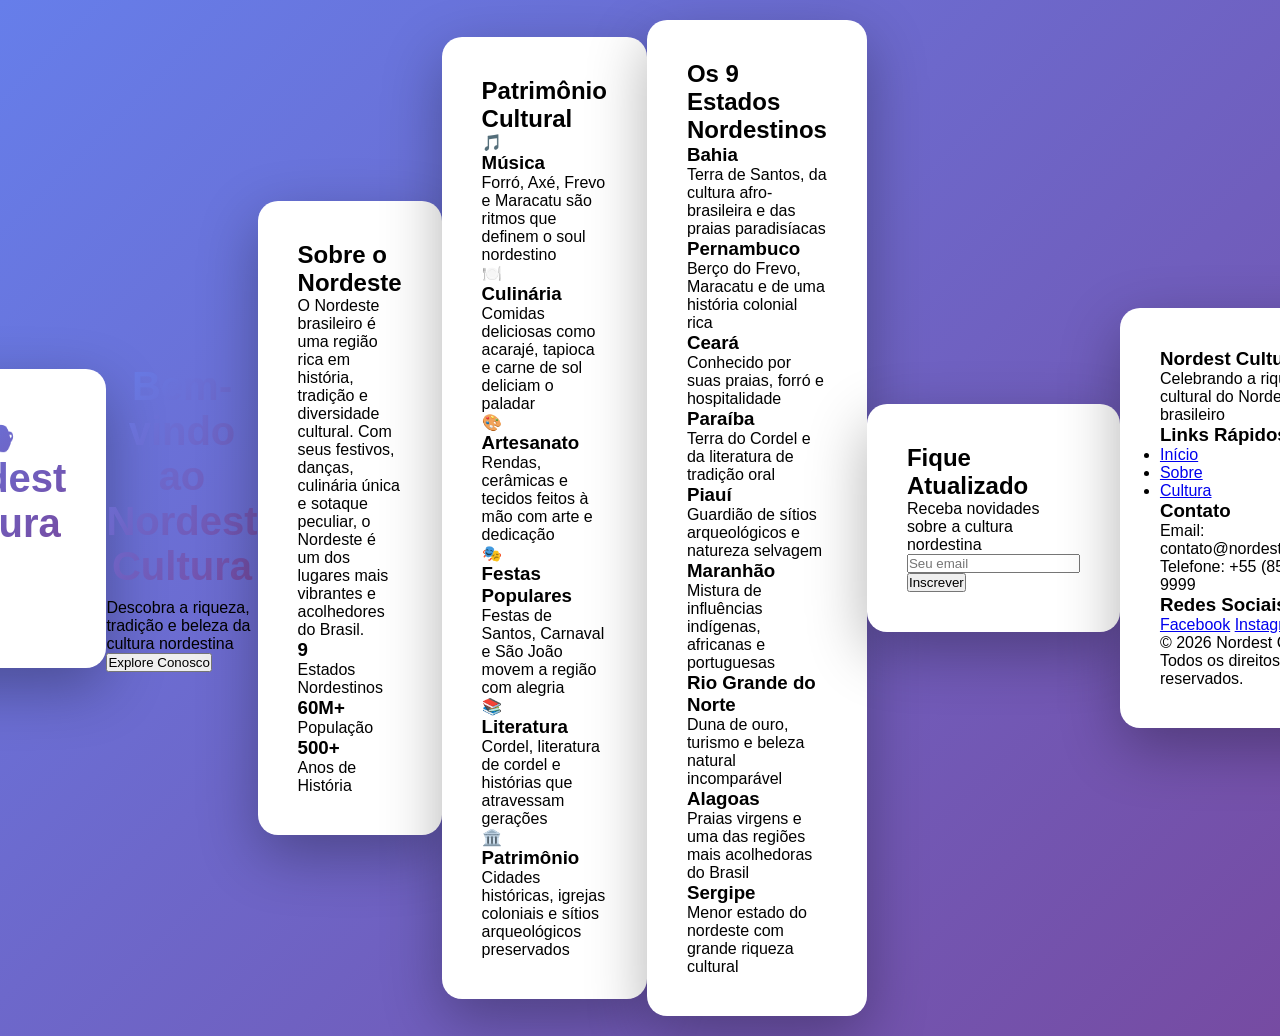
<file: index.html>
<!DOCTYPE html>
<html lang="pt-BR">
<head>
    <meta charset="UTF-8">
    <meta name="viewport" content="width=device-width, initial-scale=1.0">
    <title>Nordest Cultura - Celebrando a Riqueza Cultural do Nordeste</title>
    <link rel="stylesheet" href="styles.css">
</head>
<body>
    <nav class="navbar">
        <div class="container">
            <div class="navbar-brand">
                <h1>🎭 Nordest Cultura</h1>
            </div>
            <ul class="nav-menu">
                <li><a href="#inicio">Início</a></li>
                <li><a href="#sobre">Sobre</a></li>
                <li><a href="#cultura">Cultura</a></li>
                <li><a href="#contato">Contato</a></li>
            </ul>
        </div>
    </nav>

    <header class="hero" id="inicio">
        <div class="hero-content">
            <h1>Bem-vindo ao Nordest Cultura</h1>
            <p>Descobra a riqueza, tradição e beleza da cultura nordestina</p>
            <button class="btn btn-primary">Explore Conosco</button>
        </div>
    </header>

    <section class="sobre" id="sobre">
        <div class="container">
            <h2>Sobre o Nordeste</h2>
            <p>
                O Nordeste brasileiro é uma região rica em história, tradição e diversidade cultural. 
                Com seus festivos, danças, culinária única e sotaque peculiar, o Nordeste é um dos 
                lugares mais vibrantes e acolhedores do Brasil.
            </p>
            <div class="stats">
                <div class="stat-item">
                    <h3>9</h3>
                    <p>Estados Nordestinos</p>
                </div>
                <div class="stat-item">
                    <h3>60M+</h3>
                    <p>População</p>
                </div>
                <div class="stat-item">
                    <h3>500+</h3>
                    <p>Anos de História</p>
                </div>
            </div>
        </div>
    </section>

    <section class="cultura" id="cultura">
        <div class="container">
            <h2>Patrimônio Cultural</h2>
            <div class="cards-grid">
                <div class="card">
                    <div class="card-icon">🎵</div>
                    <h3>Música</h3>
                    <p>Forró, Axé, Frevo e Maracatu são ritmos que definem o soul nordestino</p>
                </div>
                <div class="card">
                    <div class="card-icon">🍽️</div>
                    <h3>Culinária</h3>
                    <p>Comidas deliciosas como acarajé, tapioca e carne de sol deliciam o paladar</p>
                </div>
                <div class="card">
                    <div class="card-icon">🎨</div>
                    <h3>Artesanato</h3>
                    <p>Rendas, cerâmicas e tecidos feitos à mão com arte e dedicação</p>
                </div>
                <div class="card">
                    <div class="card-icon">🎭</div>
                    <h3>Festas Populares</h3>
                    <p>Festas de Santos, Carnaval e São João movem a região com alegria</p>
                </div>
                <div class="card">
                    <div class="card-icon">📚</div>
                    <h3>Literatura</h3>
                    <p>Cordel, literatura de cordel e histórias que atravessam gerações</p>
                </div>
                <div class="card">
                    <div class="card-icon">🏛️</div>
                    <h3>Patrimônio</h3>
                    <p>Cidades históricas, igrejas coloniais e sítios arqueológicos preservados</p>
                </div>
            </div>
        </div>
    </section>

    <section class="estados">
        <div class="container">
            <h2>Os 9 Estados Nordestinos</h2>
            <div class="estados-grid">
                <div class="estado-card">
                    <h3>Bahia</h3>
                    <p>Terra de Santos, da cultura afro-brasileira e das praias paradisíacas</p>
                </div>
                <div class="estado-card">
                    <h3>Pernambuco</h3>
                    <p>Berço do Frevo, Maracatu e de uma história colonial rica</p>
                </div>
                <div class="estado-card">
                    <h3>Ceará</h3>
                    <p>Conhecido por suas praias, forró e hospitalidade</p>
                </div>
                <div class="estado-card">
                    <h3>Paraíba</h3>
                    <p>Terra do Cordel e da literatura de tradição oral</p>
                </div>
                <div class="estado-card">
                    <h3>Piauí</h3>
                    <p>Guardião de sítios arqueológicos e natureza selvagem</p>
                </div>
                <div class="estado-card">
                    <h3>Maranhão</h3>
                    <p>Mistura de influências indígenas, africanas e portuguesas</p>
                </div>
                <div class="estado-card">
                    <h3>Rio Grande do Norte</h3>
                    <p>Duna de ouro, turismo e beleza natural incomparável</p>
                </div>
                <div class="estado-card">
                    <h3>Alagoas</h3>
                    <p>Praias virgens e uma das regiões mais acolhedoras do Brasil</p>
                </div>
                <div class="estado-card">
                    <h3>Sergipe</h3>
                    <p>Menor estado do nordeste com grande riqueza cultural</p>
                </div>
            </div>
        </div>
    </section>

    <section class="newsletter">
        <div class="container">
            <h2>Fique Atualizado</h2>
            <p>Receba novidades sobre a cultura nordestina</p>
            <form class="newsletter-form">
                <input type="email" placeholder="Seu email" required>
                <button type="submit" class="btn btn-primary">Inscrever</button>
            </form>
        </div>
    </section>

    <footer class="footer" id="contato">
        <div class="container">
            <div class="footer-content">
                <div class="footer-section">
                    <h3>Nordest Cultura</h3>
                    <p>Celebrando a riqueza cultural do Nordeste brasileiro</p>
                </div>
                <div class="footer-section">
                    <h3>Links Rápidos</h3>
                    <ul>
                        <li><a href="#inicio">Início</a></li>
                        <li><a href="#sobre">Sobre</a></li>
                        <li><a href="#cultura">Cultura</a></li>
                    </ul>
                </div>
                <div class="footer-section">
                    <h3>Contato</h3>
                    <p>Email: contato@nordestcultura.com</p>
                    <p>Telefone: +55 (85) 9999-9999</p>
                </div>
                <div class="footer-section">
                    <h3>Redes Sociais</h3>
                    <div class="social-links">
                        <a href="#">Facebook</a>
                        <a href="#">Instagram</a>
                        <a href="#">Twitter</a>
                    </div>
                </div>
            </div>
            <div class="footer-bottom">
                <p>&copy; 2026 Nordest Cultura. Todos os direitos reservados.</p>
            </div>
        </div>
    </footer>
</body>
</html>
</file>
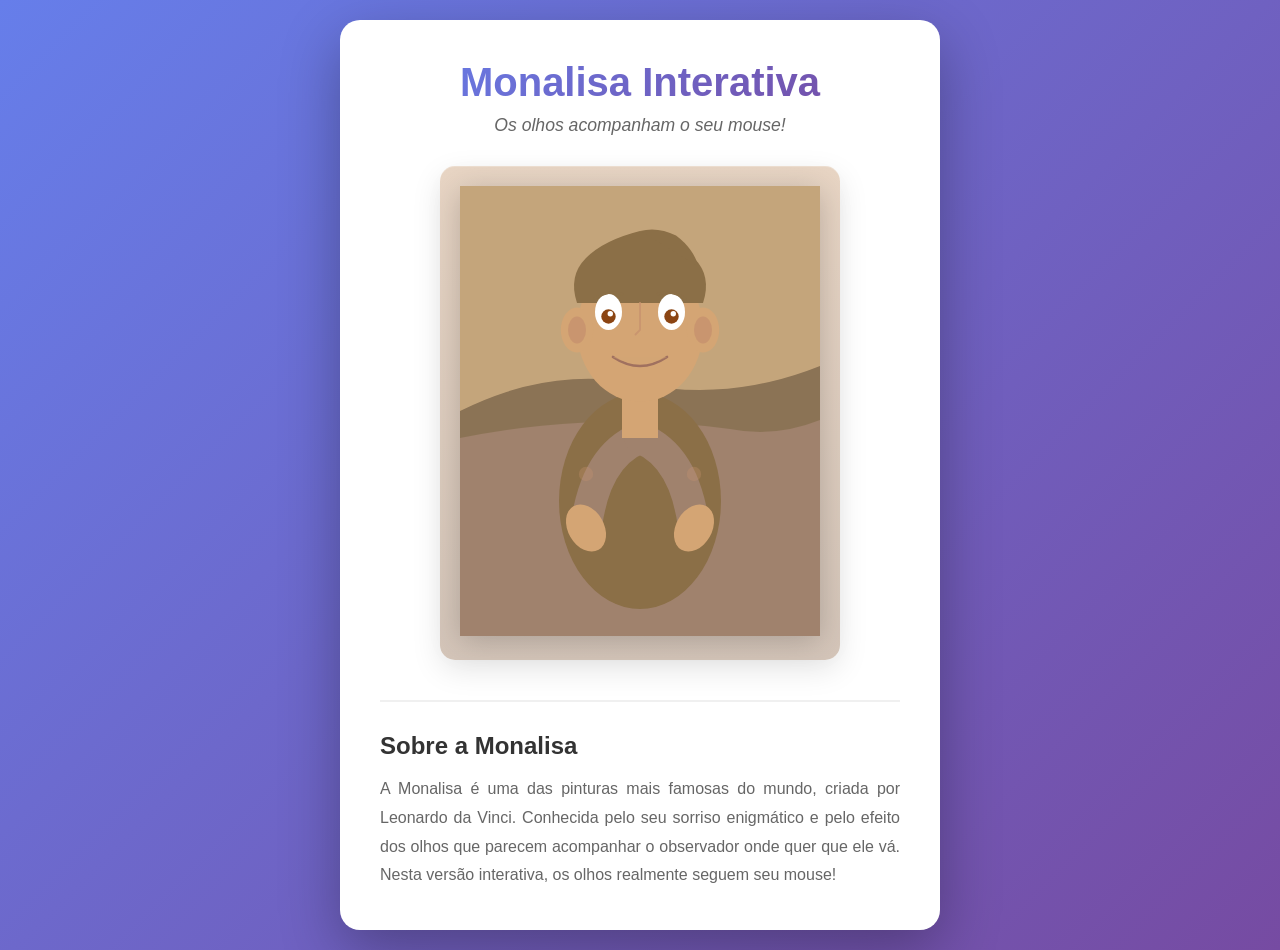
<file: monalisa.html>
<!DOCTYPE html>
<html lang="pt-BR">
<head>
    <meta charset="UTF-8">
    <meta name="viewport" content="width=device-width, initial-scale=1.0">
    <title>Monalisa Interativa</title>
    <link rel="stylesheet" href="styles.css">
</head>
<body>
    <div class="container">
        <h1>Monalisa Interativa</h1>
        <p class="subtitle">Os olhos acompanham o seu mouse!</p>
        
        <div class="canvas-wrapper">
            <svg viewBox="0 0 400 500" class="monalisa-svg">
                <!-- Fundo -->
                <rect width="400" height="500" fill="#C4A57B"/>
                
                <!-- Paisagem ao fundo -->
                <path d="M 0 250 Q 100 200 200 220 Q 300 240 400 200 L 400 500 L 0 500 Z" fill="#8B7355"/>
                <path d="M 0 280 Q 150 250 300 270 Q 350 280 400 260 L 400 500 L 0 500 Z" fill="#A0826D"/>
                
                <!-- Corpo -->
                <ellipse cx="200" cy="350" rx="90" ry="120" fill="#8B6F47"/>
                
                <!-- Braço direito -->
                <path d="M 200 280 Q 150 300 140 380" stroke="#A0826D" stroke-width="35" fill="none" stroke-linecap="round"/>
                
                <!-- Braço esquerdo -->
                <path d="M 200 280 Q 250 300 260 380" stroke="#A0826D" stroke-width="35" fill="none" stroke-linecap="round"/>
                
                <!-- Pescoço -->
                <rect x="180" y="220" width="40" height="60" fill="#D4A574"/>
                
                <!-- Cabeça -->
                <ellipse cx="200" cy="160" rx="70" ry="80" fill="#D4A574"/>
                
                <!-- Cabelo -->
                <path d="M 130 130 Q 120 100 140 80 Q 160 60 200 50 Q 240 60 260 80 Q 280 100 270 130 Z" fill="#8B6F47"/>
                <path d="M 200 50 Q 220 45 240 55 Q 260 70 265 90" fill="#8B6F47"/>
                
                <!-- Orelha -->
                <ellipse cx="130" cy="160" rx="18" ry="25" fill="#D4A574"/>
                <ellipse cx="130" cy="160" rx="10" ry="15" fill="#C9956F"/>
                
                <!-- Orelha direita -->
                <ellipse cx="270" cy="160" rx="18" ry="25" fill="#D4A574"/>
                <ellipse cx="270" cy="160" rx="10" ry="15" fill="#C9956F"/>
                
                <!-- Olho esquerdo (container) -->
                <g class="eye-group left-eye">
                    <ellipse cx="165" cy="140" rx="15" ry="20" fill="#FFFFFF"/>
                    <circle class="pupil" cx="165" cy="145" r="8" fill="#8B4513"/>
                    <circle class="pupil-shine" cx="167" cy="142" r="3" fill="#FFFFFF"/>
                </g>
                
                <!-- Olho direito (container) -->
                <g class="eye-group right-eye">
                    <ellipse cx="235" cy="140" rx="15" ry="20" fill="#FFFFFF"/>
                    <circle class="pupil" cx="235" cy="145" r="8" fill="#8B4513"/>
                    <circle class="pupil-shine" cx="237" cy="142" r="3" fill="#FFFFFF"/>
                </g>
                
                <!-- Sobrancelha esquerda -->
                <path d="M 150 125 Q 165 115 180 120" stroke="#8B6F47" stroke-width="3" fill="none" stroke-linecap="round"/>
                
                <!-- Sobrancelha direita -->
                <path d="M 220 120 Q 235 115 250 125" stroke="#8B6F47" stroke-width="3" fill="none" stroke-linecap="round"/>
                
                <!-- Nariz -->
                <path d="M 200 130 L 200 160 L 195 165" stroke="#C9956F" stroke-width="2" fill="none" stroke-linecap="round"/>
                
                <!-- Boca - O sorriso enigmático -->
                <path d="M 170 190 Q 200 210 230 190" stroke="#A0715F" stroke-width="3" fill="none" stroke-linecap="round"/>
                <path d="M 170 190 Q 200 205 230 190" fill="#D4A574" opacity="0.5"/>
                
                <!-- Mãos -->
                <!-- Mão esquerda -->
                <ellipse cx="140" cy="380" rx="20" ry="28" fill="#D4A574" transform="rotate(-30 140 380)"/>
                
                <!-- Mão direita -->
                <ellipse cx="260" cy="380" rx="20" ry="28" fill="#D4A574" transform="rotate(30 260 380)"/>
                
                <!-- Elementos de destaque -->
                <circle cx="140" cy="320" r="8" fill="#C9956F" opacity="0.3"/>
                <circle cx="260" cy="320" r="8" fill="#C9956F" opacity="0.3"/>
            </svg>
        </div>
        
        <div class="info">
            <h2>Sobre a Monalisa</h2>
            <p>A Monalisa é uma das pinturas mais famosas do mundo, criada por Leonardo da Vinci. 
            Conhecida pelo seu sorriso enigmático e pelo efeito dos olhos que parecem acompanhar o observador 
            onde quer que ele vá. Nesta versão interativa, os olhos realmente seguem seu mouse!</p>
        </div>
    </div>
    
    <script src="script.js"></script>
</body>
</html>
</file>
<file: styles.css>
* {
    margin: 0;
    padding: 0;
    box-sizing: border-box;
}

body {
    font-family: 'Segoe UI', Tahoma, Geneva, Verdana, sans-serif;
    background: linear-gradient(135deg, #667eea 0%, #764ba2 100%);
    min-height: 100vh;
    display: flex;
    justify-content: center;
    align-items: center;
    padding: 20px;
}

.container {
    background: white;
    border-radius: 20px;
    box-shadow: 0 20px 60px rgba(0, 0, 0, 0.3);
    padding: 40px;
    max-width: 600px;
    width: 100%;
    animation: slideIn 0.6s ease-out;
}

@keyframes slideIn {
    from {
        opacity: 0;
        transform: translateY(20px);
    }
    to {
        opacity: 1;
        transform: translateY(0);
    }
}

h1 {
    text-align: center;
    color: #333;
    margin-bottom: 10px;
    font-size: 2.5em;
    background: linear-gradient(135deg, #667eea 0%, #764ba2 100%);
    -webkit-background-clip: text;
    -webkit-text-fill-color: transparent;
    background-clip: text;
}

.subtitle {
    text-align: center;
    color: #666;
    margin-bottom: 30px;
    font-size: 1.1em;
    font-style: italic;
}

.canvas-wrapper {
    width: 100%;
    max-width: 400px;
    margin: 0 auto 30px;
    background: linear-gradient(to bottom, #e8d5c4 0%, #d4c5b9 100%);
    border-radius: 15px;
    padding: 20px;
    box-shadow: 0 10px 30px rgba(0, 0, 0, 0.1), inset 0 1px 0 rgba(255, 255, 255, 0.2);
}

.monalisa-svg {
    width: 100%;
    height: auto;
    filter: drop-shadow(0 5px 15px rgba(0, 0, 0, 0.2));
}

/* Efeito de animação suave nos olhos */
.eye-group {
    transition: all 0.05s ease-out;
}

.pupil {
    transition: all 0.05s ease-out;
}

.pupil-shine {
    transition: all 0.05s ease-out;
}

.info {
    margin-top: 40px;
    padding-top: 30px;
    border-top: 2px solid #f0f0f0;
}

.info h2 {
    color: #333;
    margin-bottom: 15px;
    font-size: 1.5em;
}

.info p {
    color: #666;
    line-height: 1.8;
    font-size: 1em;
    text-align: justify;
}

/* Responsividade */
@media (max-width: 480px) {
    .container {
        padding: 20px;
    }

    h1 {
        font-size: 1.8em;
    }

    .subtitle {
        font-size: 0.95em;
    }

    .info h2 {
        font-size: 1.2em;
    }

    .info p {
        font-size: 0.9em;
    }
}

/* Animação de flutuação suave */
@keyframes float {
    0%, 100% {
        transform: translateY(0px);
    }
    50% {
        transform: translateY(-10px);
    }
}

.canvas-wrapper {
    animation: float 6s ease-in-out infinite;
}
</file>
